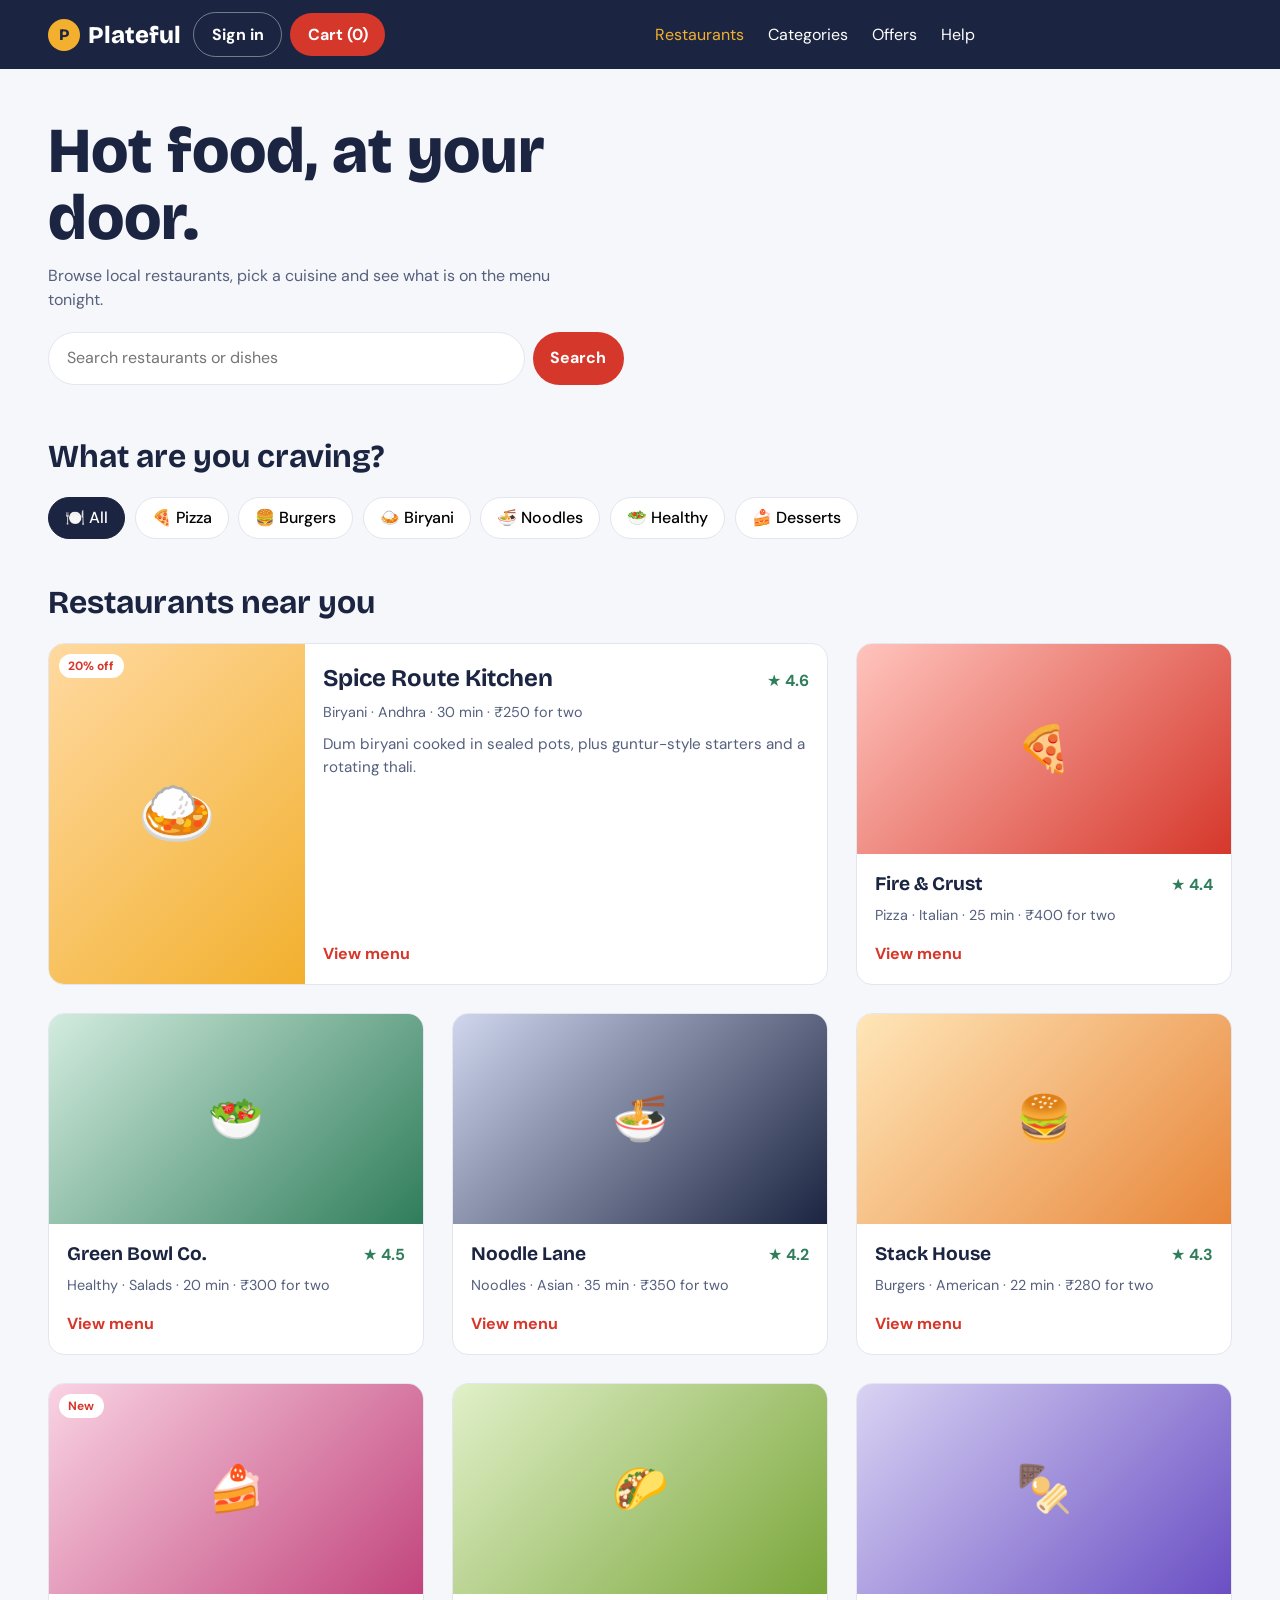
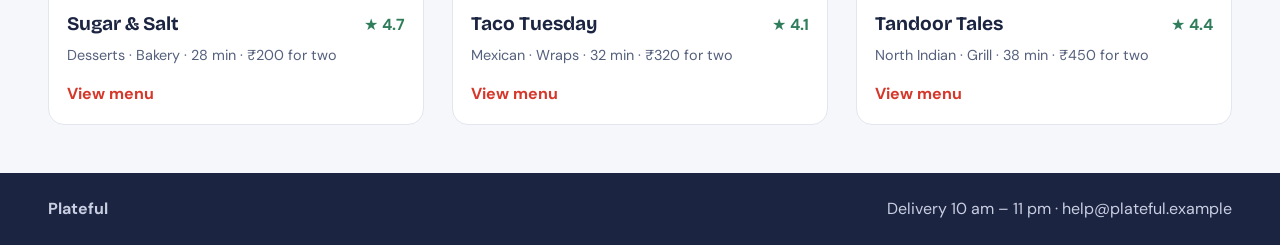
<file: index.html>
<!DOCTYPE html>
<html lang="en">
<head>
<meta charset="utf-8">
<meta name="viewport" content="width=device-width, initial-scale=1">
<meta name="description" content="Plateful: browse nearby restaurants, explore food categories and view menus for fast food delivery.">
<meta name="theme-color" content="#1b2440">
<link rel="icon" href="data:image/svg+xml,%3Csvg xmlns=%27http://www.w3.org/2000/svg%27 viewBox=%270 0 100 100%27%3E%3Ccircle cx=%2750%27 cy=%2750%27 r=%2750%27 fill=%27%23f2b02e%27/%3E%3C/svg%3E">
<title>Plateful – Restaurants near you</title>
<link rel="preconnect" href="https://fonts.googleapis.com">
<link rel="preconnect" href="https://fonts.gstatic.com" crossorigin>
<link href="https://fonts.googleapis.com/css2?family=Bricolage+Grotesque:wght@600;800&family=DM+Sans:wght@400;500;700&display=swap" rel="stylesheet">
<link rel="stylesheet" href="css/style.css">
</head>
<body>

<header class="site-header">
  <div class="bar">
    <a class="brand" href="#" aria-label="Plateful home"><span aria-hidden="true">P</span>Plateful</a>
    <div class="actions">
      <button class="btn ghost" type="button">Sign in</button>
      <button class="btn" type="button">Cart (0)</button>
      <button class="menu-toggle" type="button" aria-expanded="false" aria-controls="nav">Menu</button>
    </div>
    <nav class="nav" id="nav" aria-label="Main">
      <ul>
        <li><a href="#restaurants" aria-current="page">Restaurants</a></li>
        <li><a href="#categories">Categories</a></li>
        <li><a href="#offers">Offers</a></li>
        <li><a href="#help">Help</a></li>
      </ul>
    </nav>
  </div>
</header>

<main>
  <section class="hero">
    <h1>Hot food, at your door.</h1>
    <p>Browse local restaurants, pick a cuisine and see what is on the menu tonight.</p>
    <form class="search" role="search" onsubmit="return false">
      <input type="search" placeholder="Search restaurants or dishes" aria-label="Search restaurants or dishes">
      <button class="btn" type="submit">Search</button>
    </form>
  </section>

  <section class="section" id="categories" aria-labelledby="cat-h">
    <h2 id="cat-h">What are you craving?</h2>
    <ul class="chips">
      <li><button class="chip" aria-pressed="true">🍽️ All</button></li>
      <li><button class="chip" aria-pressed="false">🍕 Pizza</button></li>
      <li><button class="chip" aria-pressed="false">🍔 Burgers</button></li>
      <li><button class="chip" aria-pressed="false">🍛 Biryani</button></li>
      <li><button class="chip" aria-pressed="false">🍜 Noodles</button></li>
      <li><button class="chip" aria-pressed="false">🥗 Healthy</button></li>
      <li><button class="chip" aria-pressed="false">🍰 Desserts</button></li>
    </ul>
  </section>

  <section class="section" id="restaurants" aria-labelledby="rest-h">
    <h2 id="rest-h">Restaurants near you</h2>
    <ul class="grid">

      <li class="cell featured"><a class="card" href="#">
        <div class="thumb" style="background:linear-gradient(135deg,#ffd9a0,#f2b02e)"><span class="badge">20% off</span><span aria-hidden="true">🍛</span></div>
        <div class="body">
          <div class="row"><h3>Spice Route Kitchen</h3><span class="rating">★ 4.6</span></div>
          <p class="meta">Biryani · Andhra · 30 min · ₹250 for two</p>
          <p class="desc">Dum biryani cooked in sealed pots, plus guntur-style starters and a rotating thali.</p>
          <span class="order">View menu</span>
        </div></a></li>

      <li class="cell"><a class="card" href="#">
        <div class="thumb" style="background:linear-gradient(135deg,#ffc4bd,#d6372b)"><span aria-hidden="true">🍕</span></div>
        <div class="body">
          <div class="row"><h3>Fire &amp; Crust</h3><span class="rating">★ 4.4</span></div>
          <p class="meta">Pizza · Italian · 25 min · ₹400 for two</p>
          <p class="desc">Wood-fired, thin-crust pizzas with a 48-hour dough.</p>
          <span class="order">View menu</span>
        </div></a></li>

      <li class="cell"><a class="card" href="#">
        <div class="thumb" style="background:linear-gradient(135deg,#d3ecdf,#2f7d5b)"><span aria-hidden="true">🥗</span></div>
        <div class="body">
          <div class="row"><h3>Green Bowl Co.</h3><span class="rating">★ 4.5</span></div>
          <p class="meta">Healthy · Salads · 20 min · ₹300 for two</p>
          <p class="desc">Build-your-own grain bowls and cold-pressed juices.</p>
          <span class="order">View menu</span>
        </div></a></li>

      <li class="cell"><a class="card" href="#">
        <div class="thumb" style="background:linear-gradient(135deg,#cfd6ee,#1b2440)"><span aria-hidden="true">🍜</span></div>
        <div class="body">
          <div class="row"><h3>Noodle Lane</h3><span class="rating">★ 4.2</span></div>
          <p class="meta">Noodles · Asian · 35 min · ₹350 for two</p>
          <p class="desc">Hand-pulled noodles, dumplings and hot-and-sour soups.</p>
          <span class="order">View menu</span>
        </div></a></li>

      <li class="cell"><a class="card" href="#">
        <div class="thumb" style="background:linear-gradient(135deg,#ffe6b8,#e8863a)"><span aria-hidden="true">🍔</span></div>
        <div class="body">
          <div class="row"><h3>Stack House</h3><span class="rating">★ 4.3</span></div>
          <p class="meta">Burgers · American · 22 min · ₹280 for two</p>
          <p class="desc">Smashed patties, loaded fries and thick shakes.</p>
          <span class="order">View menu</span>
        </div></a></li>

      <li class="cell"><a class="card" href="#">
        <div class="thumb" style="background:linear-gradient(135deg,#f9d3e3,#c2457d)"><span class="badge">New</span><span aria-hidden="true">🍰</span></div>
        <div class="body">
          <div class="row"><h3>Sugar &amp; Salt</h3><span class="rating">★ 4.7</span></div>
          <p class="meta">Desserts · Bakery · 28 min · ₹200 for two</p>
          <p class="desc">Fresh cakes, warm brownies and filter coffee.</p>
          <span class="order">View menu</span>
        </div></a></li>

      <li class="cell"><a class="card" href="#">
        <div class="thumb" style="background:linear-gradient(135deg,#e1f0c9,#7aa63a)"><span aria-hidden="true">🌮</span></div>
        <div class="body">
          <div class="row"><h3>Taco Tuesday</h3><span class="rating">★ 4.1</span></div>
          <p class="meta">Mexican · Wraps · 32 min · ₹320 for two</p>
          <p class="desc">Soft tacos, burrito bowls and house-made salsas.</p>
          <span class="order">View menu</span>
        </div></a></li>

      <li class="cell"><a class="card" href="#">
        <div class="thumb" style="background:linear-gradient(135deg,#d9d3f3,#6a4fc4)"><span aria-hidden="true">🍢</span></div>
        <div class="body">
          <div class="row"><h3>Tandoor Tales</h3><span class="rating">★ 4.4</span></div>
          <p class="meta">North Indian · Grill · 38 min · ₹450 for two</p>
          <p class="desc">Charcoal-grilled kebabs, butter naan and rich gravies.</p>
          <span class="order">View menu</span>
        </div></a></li>

    </ul>
  </section>
</main>

<footer class="footer" id="help">
  <div class="section">
    <strong>Plateful</strong>
    <span>Delivery 10 am – 11 pm · help@plateful.example</span>
  </div>
</footer>

<script>
  // Mobile nav toggle
  const toggle = document.querySelector('.menu-toggle');
  const nav = document.getElementById('nav');
  toggle.addEventListener('click', () => {
    const open = nav.classList.toggle('open');
    toggle.setAttribute('aria-expanded', open);
  });
  // Category chip selection (visual state only)
  document.querySelectorAll('.chip').forEach(chip => chip.addEventListener('click', () => {
    document.querySelectorAll('.chip').forEach(c => c.setAttribute('aria-pressed', c === chip));
  }));
</script>
</body>
</html>
</file>
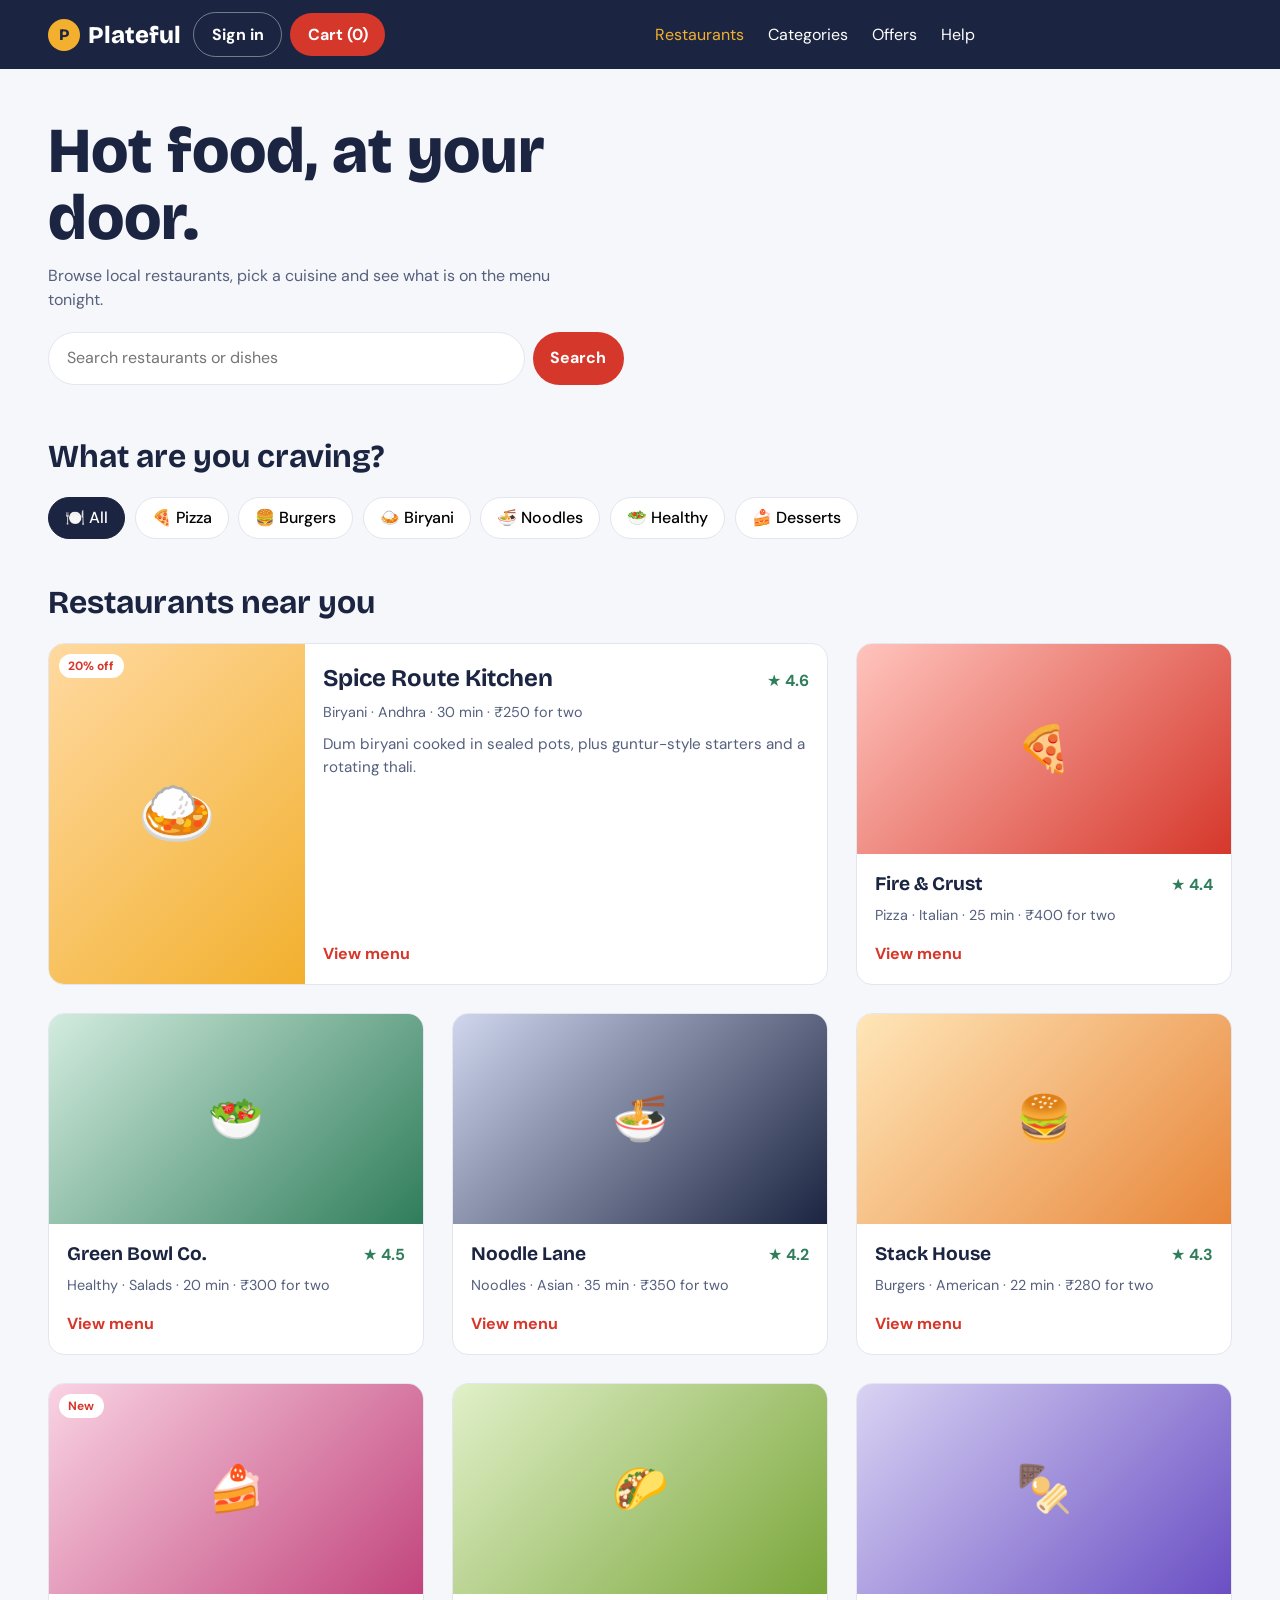
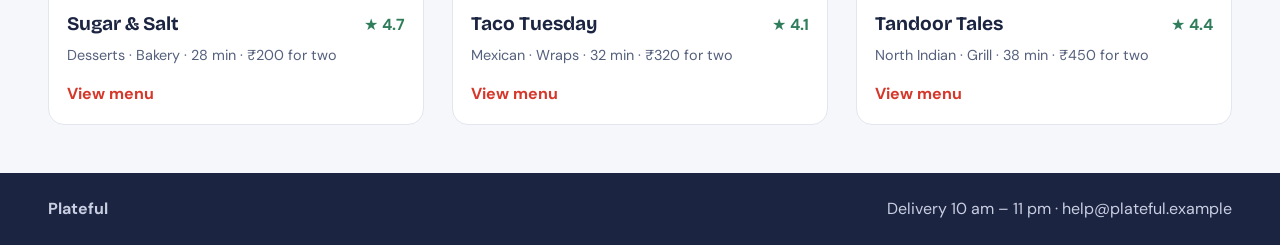
<file: exp3.html>
<!DOCTYPE html>
<html lang="en">
<head>
<meta charset="utf-8">
<meta name="viewport" content="width=device-width, initial-scale=1">
<meta name="description" content="Plateful: browse nearby restaurants, explore food categories and view menus for fast food delivery.">
<meta name="theme-color" content="#1b2440">
<link rel="icon" href="data:image/svg+xml,%3Csvg xmlns=%27http://www.w3.org/2000/svg%27 viewBox=%270 0 100 100%27%3E%3Ccircle cx=%2750%27 cy=%2750%27 r=%2750%27 fill=%27%23f2b02e%27/%3E%3C/svg%3E">
<title>Plateful – Restaurants near you</title>
<link rel="preconnect" href="https://fonts.googleapis.com">
<link rel="preconnect" href="https://fonts.gstatic.com" crossorigin>
<link href="https://fonts.googleapis.com/css2?family=Bricolage+Grotesque:wght@600;800&family=DM+Sans:wght@400;500;700&display=swap" rel="stylesheet">
<link rel="stylesheet" href="css/style.css">
</head>
<body>

<header class="site-header">
  <div class="bar">
    <a class="brand" href="#" aria-label="Plateful home"><span aria-hidden="true">P</span>Plateful</a>
    <div class="actions">
      <button class="btn ghost" type="button">Sign in</button>
      <button class="btn" type="button">Cart (0)</button>
      <button class="menu-toggle" type="button" aria-expanded="false" aria-controls="nav">Menu</button>
    </div>
    <nav class="nav" id="nav" aria-label="Main">
      <ul>
        <li><a href="#restaurants" aria-current="page">Restaurants</a></li>
        <li><a href="#categories">Categories</a></li>
        <li><a href="#offers">Offers</a></li>
        <li><a href="#help">Help</a></li>
      </ul>
    </nav>
  </div>
</header>

<main>
  <section class="hero">
    <h1>Hot food, at your door.</h1>
    <p>Browse local restaurants, pick a cuisine and see what is on the menu tonight.</p>
    <form class="search" role="search" onsubmit="return false">
      <input type="search" placeholder="Search restaurants or dishes" aria-label="Search restaurants or dishes">
      <button class="btn" type="submit">Search</button>
    </form>
  </section>

  <section class="section" id="categories" aria-labelledby="cat-h">
    <h2 id="cat-h">What are you craving?</h2>
    <ul class="chips">
      <li><button class="chip" aria-pressed="true">🍽️ All</button></li>
      <li><button class="chip" aria-pressed="false">🍕 Pizza</button></li>
      <li><button class="chip" aria-pressed="false">🍔 Burgers</button></li>
      <li><button class="chip" aria-pressed="false">🍛 Biryani</button></li>
      <li><button class="chip" aria-pressed="false">🍜 Noodles</button></li>
      <li><button class="chip" aria-pressed="false">🥗 Healthy</button></li>
      <li><button class="chip" aria-pressed="false">🍰 Desserts</button></li>
    </ul>
  </section>

  <section class="section" id="restaurants" aria-labelledby="rest-h">
    <h2 id="rest-h">Restaurants near you</h2>
    <ul class="grid">

      <li class="cell featured"><a class="card" href="#">
        <div class="thumb" style="background:linear-gradient(135deg,#ffd9a0,#f2b02e)"><span class="badge">20% off</span><span aria-hidden="true">🍛</span></div>
        <div class="body">
          <div class="row"><h3>Spice Route Kitchen</h3><span class="rating">★ 4.6</span></div>
          <p class="meta">Biryani · Andhra · 30 min · ₹250 for two</p>
          <p class="desc">Dum biryani cooked in sealed pots, plus guntur-style starters and a rotating thali.</p>
          <span class="order">View menu</span>
        </div></a></li>

      <li class="cell"><a class="card" href="#">
        <div class="thumb" style="background:linear-gradient(135deg,#ffc4bd,#d6372b)"><span aria-hidden="true">🍕</span></div>
        <div class="body">
          <div class="row"><h3>Fire &amp; Crust</h3><span class="rating">★ 4.4</span></div>
          <p class="meta">Pizza · Italian · 25 min · ₹400 for two</p>
          <p class="desc">Wood-fired, thin-crust pizzas with a 48-hour dough.</p>
          <span class="order">View menu</span>
        </div></a></li>

      <li class="cell"><a class="card" href="#">
        <div class="thumb" style="background:linear-gradient(135deg,#d3ecdf,#2f7d5b)"><span aria-hidden="true">🥗</span></div>
        <div class="body">
          <div class="row"><h3>Green Bowl Co.</h3><span class="rating">★ 4.5</span></div>
          <p class="meta">Healthy · Salads · 20 min · ₹300 for two</p>
          <p class="desc">Build-your-own grain bowls and cold-pressed juices.</p>
          <span class="order">View menu</span>
        </div></a></li>

      <li class="cell"><a class="card" href="#">
        <div class="thumb" style="background:linear-gradient(135deg,#cfd6ee,#1b2440)"><span aria-hidden="true">🍜</span></div>
        <div class="body">
          <div class="row"><h3>Noodle Lane</h3><span class="rating">★ 4.2</span></div>
          <p class="meta">Noodles · Asian · 35 min · ₹350 for two</p>
          <p class="desc">Hand-pulled noodles, dumplings and hot-and-sour soups.</p>
          <span class="order">View menu</span>
        </div></a></li>

      <li class="cell"><a class="card" href="#">
        <div class="thumb" style="background:linear-gradient(135deg,#ffe6b8,#e8863a)"><span aria-hidden="true">🍔</span></div>
        <div class="body">
          <div class="row"><h3>Stack House</h3><span class="rating">★ 4.3</span></div>
          <p class="meta">Burgers · American · 22 min · ₹280 for two</p>
          <p class="desc">Smashed patties, loaded fries and thick shakes.</p>
          <span class="order">View menu</span>
        </div></a></li>

      <li class="cell"><a class="card" href="#">
        <div class="thumb" style="background:linear-gradient(135deg,#f9d3e3,#c2457d)"><span class="badge">New</span><span aria-hidden="true">🍰</span></div>
        <div class="body">
          <div class="row"><h3>Sugar &amp; Salt</h3><span class="rating">★ 4.7</span></div>
          <p class="meta">Desserts · Bakery · 28 min · ₹200 for two</p>
          <p class="desc">Fresh cakes, warm brownies and filter coffee.</p>
          <span class="order">View menu</span>
        </div></a></li>

      <li class="cell"><a class="card" href="#">
        <div class="thumb" style="background:linear-gradient(135deg,#e1f0c9,#7aa63a)"><span aria-hidden="true">🌮</span></div>
        <div class="body">
          <div class="row"><h3>Taco Tuesday</h3><span class="rating">★ 4.1</span></div>
          <p class="meta">Mexican · Wraps · 32 min · ₹320 for two</p>
          <p class="desc">Soft tacos, burrito bowls and house-made salsas.</p>
          <span class="order">View menu</span>
        </div></a></li>

      <li class="cell"><a class="card" href="#">
        <div class="thumb" style="background:linear-gradient(135deg,#d9d3f3,#6a4fc4)"><span aria-hidden="true">🍢</span></div>
        <div class="body">
          <div class="row"><h3>Tandoor Tales</h3><span class="rating">★ 4.4</span></div>
          <p class="meta">North Indian · Grill · 38 min · ₹450 for two</p>
          <p class="desc">Charcoal-grilled kebabs, butter naan and rich gravies.</p>
          <span class="order">View menu</span>
        </div></a></li>

    </ul>
  </section>
</main>

<footer class="footer" id="help">
  <div class="section">
    <strong>Plateful</strong>
    <span>Delivery 10 am – 11 pm · help@plateful.example</span>
  </div>
</footer>

<script>
  // Mobile nav toggle
  const toggle = document.querySelector('.menu-toggle');
  const nav = document.getElementById('nav');
  toggle.addEventListener('click', () => {
    const open = nav.classList.toggle('open');
    toggle.setAttribute('aria-expanded', open);
  });
  // Category chip selection (visual state only)
  document.querySelectorAll('.chip').forEach(chip => chip.addEventListener('click', () => {
    document.querySelectorAll('.chip').forEach(c => c.setAttribute('aria-pressed', c === chip));
  }));
</script>
</body>
</html>
</file>
<file: css/style.css>
/* ===== Tokens (mobile-first base) ===== */
:root {
  --ink: #1b2440;
  --ink-soft: #55607d;
  --chili: #d6372b;
  --turmeric: #f2b02e;
  --leaf: #2f7d5b;
  --bg: #f6f7fb;
  --card: #ffffff;
  --line: #e3e6ef;
  --radius: 1rem;
  --gap: clamp(1rem, 2.5vw, 1.75rem);
  --pad: clamp(1rem, 4vw, 3rem);
  --display: "Bricolage Grotesque", "Trebuchet MS", system-ui, sans-serif;
  --body: "DM Sans", system-ui, -apple-system, "Segoe UI", sans-serif;
}
*, *::before, *::after { box-sizing: border-box; }
body { margin: 0; font-family: var(--body); color: var(--ink); background: var(--bg); line-height: 1.5; }
img, svg { max-width: 100%; display: block; }
a { color: inherit; text-decoration: none; }
:focus-visible { outline: 3px solid var(--turmeric); outline-offset: 2px; border-radius: 6px; }

/* ===== 1. HEADER + NAV (Flexbox) ===== */
.site-header { position: sticky; top: 0; z-index: 10; background: var(--ink); color: #fff; }
.bar {
  display: flex; flex-wrap: wrap; align-items: center; justify-content: space-between;
  gap: .75rem; padding: .75rem var(--pad); max-width: 80rem; margin-inline: auto;
}
.brand { font-family: var(--display); font-weight: 800; font-size: 1.5rem; display: flex; align-items: center; gap: .5rem; }
.brand span { display: grid; place-items: center; width: 2rem; height: 2rem; border-radius: 50%; background: var(--turmeric); color: var(--ink); font-size: 1rem; }
.actions { display: flex; align-items: center; gap: .5rem; margin-left: auto; }
.btn {
  font: inherit; font-weight: 700; border: 0; cursor: pointer; border-radius: 999px;
  padding: .6rem 1.1rem; background: var(--chili); color: #fff; transition: background .2s, transform .2s;
}
.btn:hover { background: #b92b20; transform: translateY(-1px); }
.btn.ghost { background: transparent; border: 1.5px solid rgba(255,255,255,.4); }
.btn.ghost:hover { background: rgba(255,255,255,.12); }
.menu-toggle { background: transparent; border: 1.5px solid rgba(255,255,255,.4); color: #fff; border-radius: .6rem; padding: .5rem .7rem; font: inherit; cursor: pointer; }
.nav { flex-basis: 100%; order: 3; display: none; }
.nav.open { display: block; }
.nav ul { list-style: none; margin: 0; padding: 0; display: flex; flex-direction: column; }
.nav a { display: block; padding: .75rem .25rem; border-top: 1px solid rgba(255,255,255,.12); }
.nav a:hover, .nav a[aria-current="page"] { color: var(--turmeric); }

/* ===== Hero + search ===== */
.hero { padding: 2rem var(--pad) 1.5rem; max-width: 80rem; margin-inline: auto; }
.hero h1 { font-family: var(--display); font-weight: 800; font-size: clamp(2rem, 6vw + .5rem, 4rem); line-height: 1.05; margin: 0 0 .75rem; max-width: 16ch; }
.hero p { margin: 0 0 1.25rem; color: var(--ink-soft); max-width: 48ch; }
.search { display: flex; flex-direction: column; gap: .5rem; max-width: 36rem; }
.search input { flex: 1; font: inherit; padding: .85rem 1.1rem; border-radius: 999px; border: 1.5px solid var(--line); background: #fff; }
.search .btn { padding-block: .85rem; }

/* ===== Categories (Flexbox, horizontally scrollable on mobile) ===== */
.section { padding: 1rem var(--pad); max-width: 80rem; margin-inline: auto; }
.section h2 { font-family: var(--display); font-size: clamp(1.35rem, 2vw + 1rem, 2rem); margin: 0 0 1rem; }
.chips { display: flex; gap: .6rem; overflow-x: auto; padding-bottom: .5rem; scrollbar-width: thin; list-style: none; margin: 0; padding-left: 0; }
.chip {
  flex: 0 0 auto; display: flex; align-items: center; gap: .45rem; border: 1.5px solid var(--line);
  background: #fff; border-radius: 999px; padding: .5rem 1rem; font: inherit; font-weight: 500; cursor: pointer;
  transition: border-color .2s, background .2s;
}
.chip:hover, .chip[aria-pressed="true"] { border-color: var(--ink); background: var(--ink); color: #fff; }

/* ===== 2. RESTAURANT LISTING (CSS Grid) ===== */
.grid {
  display: grid; gap: var(--gap); list-style: none; margin: 0; padding: 0;
  grid-template-columns: repeat(auto-fill, minmax(min(100%, 17.5rem), 1fr)); /* fluid columns */
}
.cell { container-type: inline-size; container-name: card; }   /* container query context */
.card {
  display: grid; grid-template-rows: auto 1fr; height: 100%;
  background: var(--card); border-radius: var(--radius); overflow: hidden;
  border: 1px solid var(--line);
  transition: transform .25s ease, box-shadow .25s ease, border-color .25s;
}
.card:hover, .card:focus-within { transform: translateY(-6px); box-shadow: 0 14px 30px -12px rgba(27,36,64,.35); border-color: var(--ink); }
.thumb { aspect-ratio: 16 / 9; display: grid; place-items: center; font-size: clamp(2.5rem, 12cqi, 4rem); position: relative; transition: filter .25s; }
.card:hover .thumb { filter: saturate(1.25); }
.badge { position: absolute; top: .6rem; left: .6rem; font-size: .75rem; font-weight: 700; background: #fff; color: var(--chili); padding: .2rem .6rem; border-radius: 999px; }
.body { padding: 1rem 1.1rem 1.15rem; display: flex; flex-direction: column; gap: .35rem; }
.row { display: flex; justify-content: space-between; align-items: baseline; gap: .5rem; }
.card h3 { font-family: var(--display); font-size: 1.2rem; margin: 0; }
.rating { font-weight: 700; color: var(--leaf); white-space: nowrap; }
.meta { color: var(--ink-soft); font-size: .9rem; margin: 0; }
.desc { display: none; margin: .25rem 0 0; color: var(--ink-soft); font-size: .95rem; }
.order { margin-top: auto; padding-top: .6rem; font-weight: 700; color: var(--chili); }
.card:hover .order { text-decoration: underline; }

/* Container query: card re-layouts based on ITS width, not the viewport */
@container card (min-width: 26rem) {
  .card { grid-template-rows: none; grid-template-columns: 11rem 1fr; }
  .thumb { aspect-ratio: auto; height: 100%; }
  .desc { display: block; }
}
@container card (min-width: 38rem) {
  .card { grid-template-columns: 16rem 1fr; }
  .card h3 { font-size: 1.5rem; }
}

/* Footer */
.footer { margin-top: 2rem; background: var(--ink); color: #c9cfe2; }
.footer .section { display: flex; flex-direction: column; gap: .5rem; padding-block: 1.5rem; }

/* ===== 3. MEDIA QUERIES (mobile-first: min-width only) ===== */
@media (min-width: 40rem) {            /* ≥640px  – large phones / small tablets */
  .search { flex-direction: row; }
  .footer .section { flex-direction: row; justify-content: space-between; }
}
@media (min-width: 48rem) {            /* ≥768px – tablets: inline nav */
  .menu-toggle { display: none; }
  .nav { display: block; flex-basis: auto; order: 0; margin-inline: auto; }
  .nav ul { flex-direction: row; gap: 1.5rem; }
  .nav a { border: 0; padding: .4rem 0; }
  .actions { margin-left: 0; }
  .hero { padding-block: 3rem 2rem; }
}
@media (min-width: 64rem) {            /* ≥1024px – desktop */
  .grid { grid-template-columns: repeat(3, 1fr); }
  .cell.featured { grid-column: span 2; }   /* featured card spans two columns */
  .chips { flex-wrap: wrap; overflow: visible; }
}
@media (min-width: 90rem) {            /* ≥1440px – wide desktop */
  .bar, .hero, .section { max-width: 96rem; }
  .grid { grid-template-columns: repeat(4, 1fr); }
}
@media (prefers-reduced-motion: reduce) {
  * { transition: none !important; }
}
</file>
